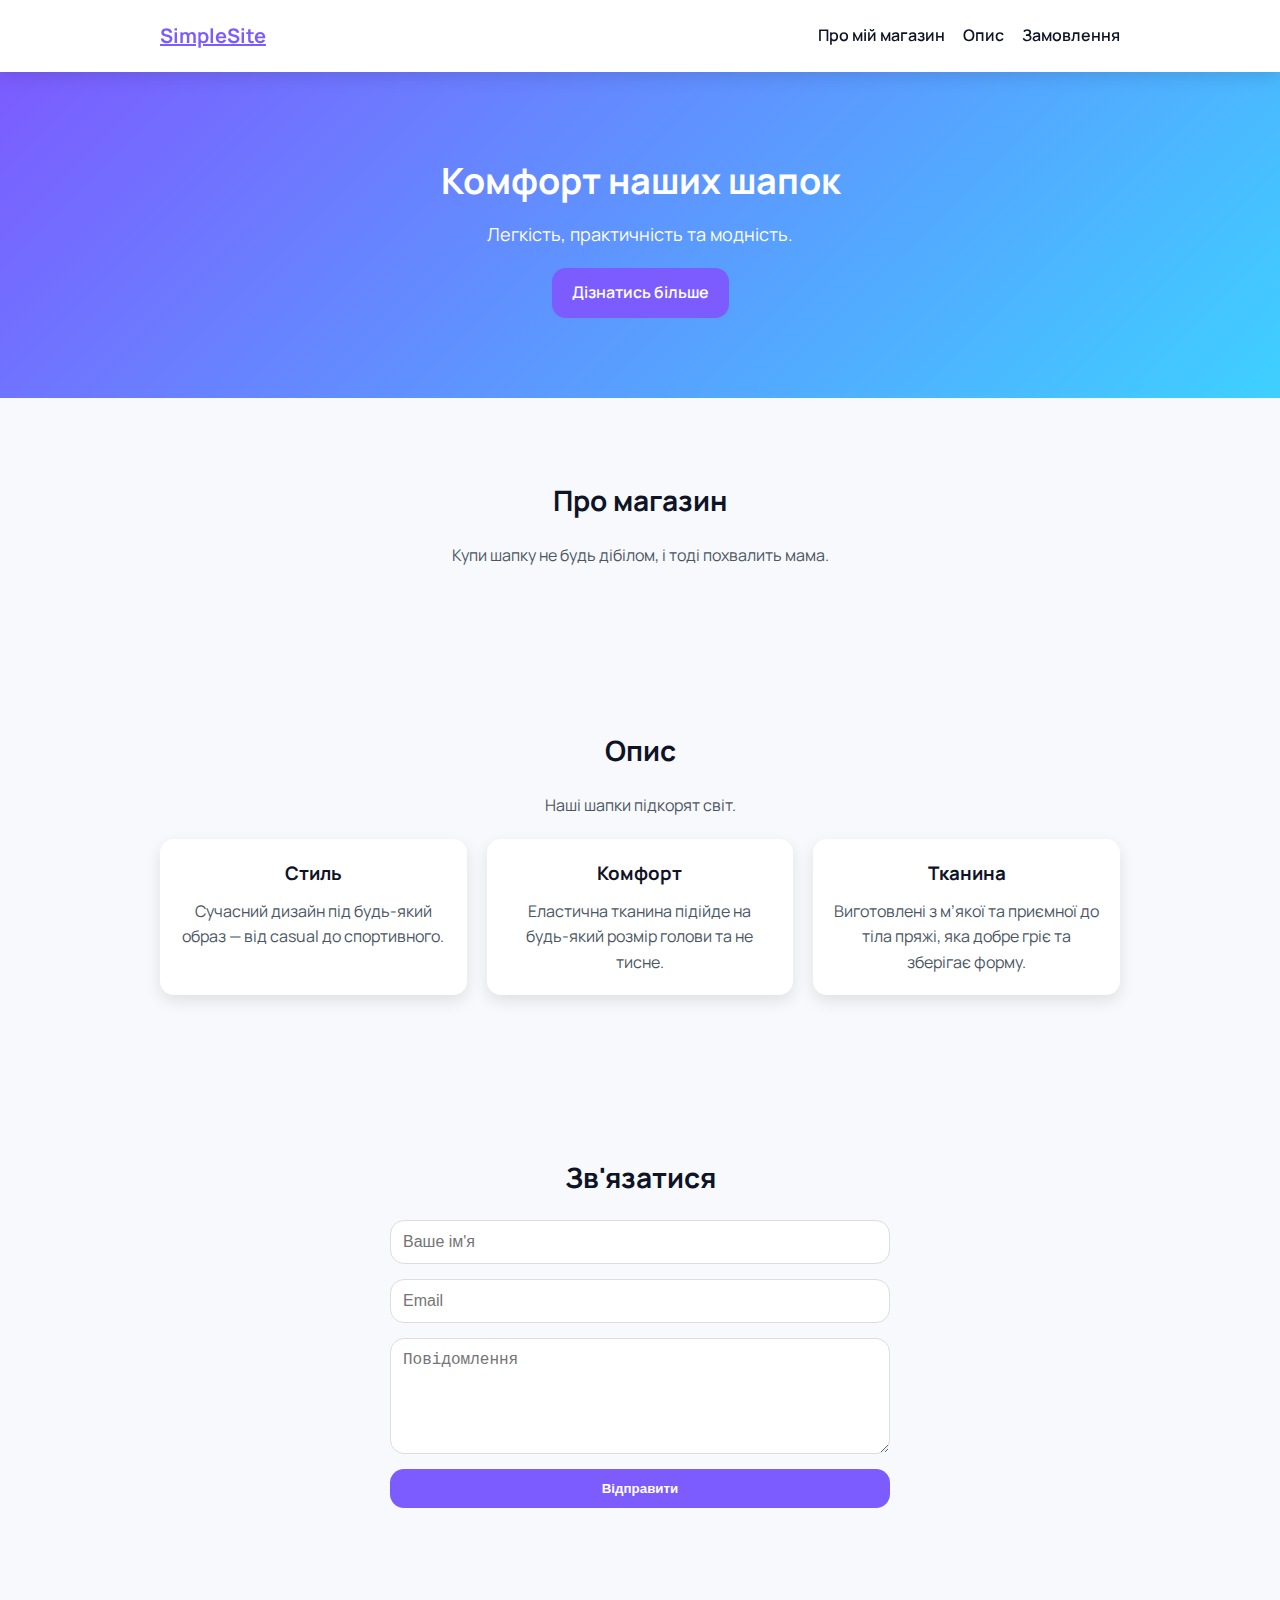
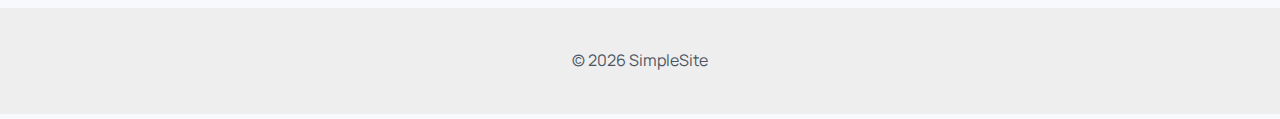
<file: index.html>
<!doctype html>
<html lang="uk">
<head>
  <meta charset="utf-8" />
  <meta name="viewport" content="width=device-width, initial-scale=1" />
  <title>SimpleSite — Шапки</title>
  <meta name="description" content="Купи Шапки" />
  <link href="https://fonts.googleapis.com/css2?family=Manrope:wght@400;700&display=swap" rel="stylesheet">
  <link rel="stylesheet" href="styles.css">
</head>
<body>

<nav class="nav">
  <div class="container nav-bar">
    <a class="logo" href="#home">SimpleSite</a>
    <div class="nav-links">
      <a href="#about">Про мій магазин</a>
      <a href="#features">Опис</a>
      <a href="#contact">Замовлення</a>
    </div>
  </div>
</nav>


<header id="home" class="hero">
  <div class="container">
    <h1>Комфорт наших шапок</h1>
    <p>Легкість, практичність та модність.</p>
    <a class="btn" href="#features">Дізнатись більше</a>
  </div>
</header>


<section id="about">
  <div class="container">
    <h2>Про магазин</h2>
    <p>Купи шапку не будь дібілом, і тоді похвалить мама.</p>
  </div>
</section>


<section id="features">
  <div class="container">
    <h2>Опис</h2>
    <p>Наші шапки підкорят світ.</p>
    <div class="grid-3" style="margin-top: 20px;">
      <article class="card">
        <h3>Стиль</h3>
        <p>Сучасний дизайн під будь-який образ — від casual до спортивного.</p>
      </article>
      <article class="card">
        <h3>Комфорт</h3>
        <p>Еластична тканина підійде на будь-який розмір голови та не тисне.</p>
      </article>
      <article class="card">
        <h3>Тканина</h3>
        <p>Виготовлені з м’якої та приємної до тіла пряжі, яка добре гріє та зберігає форму.</p>
      </article>
    </div>
  </div>
</section>


<section id="contact">
  <div class="container">
    <h2>Зв'язатися</h2>
    <form onsubmit="event.preventDefault(); alert('Дякуємо! Ми зв’яжемось з вами.');">
      <input type="text" name="name" placeholder="Ваше ім'я" required>
      <input type="email" name="email" placeholder="Email" required>
      <textarea name="message" rows="5" placeholder="Повідомлення"></textarea>
      <button class="btn" type="submit">Відправити</button>
    </form>
  </div>
</section>

<footer>
  <div class="container">
    <p>© <span id="y"></span> SimpleSite</p>
  </div>
</footer>

<script>

  document.getElementById('y').textContent = new Date().getFullYear();
</script>
</body>
</html>
</file>
<file: styles.css>
:root {
  --bg: #f7f9fc;
  --txt: #0e1326;
  --muted: #4b5563;
  --brand: #7c5cff;
  --radius: 14px;
  --shadow: 0 6px 16px rgba(0, 0, 0, 0.1);
  --max: 1000px;
}

* {
  box-sizing: border-box;
  margin: 0;
  padding: 0;
}

body {
  font-family: 'Manrope', sans-serif;
  background: var(--bg);
  color: var(--txt);
  line-height: 1.6;
}

.container {
  max-width: var(--max);
  margin: auto;
  padding: 20px;
}


.nav {
  background: white;
  box-shadow: var(--shadow);
  position: sticky;
  top: 0;
  z-index: 100;
}
.nav-bar {
  display: flex;
  justify-content: space-between;
  align-items: center;
}
.logo {
  font-size: 20px;
  font-weight: 700;
  color: var(--brand);
}
.nav-links a {
  margin-left: 15px;
  color: var(--txt);
  text-decoration: none;
  font-weight: 600;
}
.nav-links a:hover {
  color: var(--brand);
}


.hero {
  text-align: center;
  padding: 60px 20px;
  background: linear-gradient(135deg, var(--brand), #3ed0ff);
  color: white;
}
.hero h1 {
  font-size: 36px;
  margin-bottom: 10px;
}
.hero p {
  margin-bottom: 20px;
  font-size: 18px;
}


.btn {
  display: inline-block;
  padding: 12px 20px;
  background: var(--brand);
  color: white;
  border-radius: var(--radius);
  font-weight: 600;
  text-decoration: none;
  transition: 0.2s;
  border: none;
  cursor: pointer;
}
.btn:hover {
  background: #5a3fff;
}


section {
  padding: 60px 20px;
}
section h2 {
  text-align: center;
  margin-bottom: 20px;
  font-size: 28px;
}
section p {
  text-align: center;
  color: var(--muted);
}


.grid-3 {
  display: grid;
  grid-template-columns: repeat(3, 1fr);
  gap: 20px;
  margin-top: 30px;
}
.card {
  background: white;
  padding: 20px;
  border-radius: var(--radius);
  box-shadow: var(--shadow);
  text-align: center;
}
.card h3 {
  margin-bottom: 10px;
}


form {
  display: grid;
  gap: 15px;
  max-width: 500px;
  margin: auto;
}
input, textarea {
  padding: 12px;
  border-radius: var(--radius);
  border: 1px solid #ddd;
  outline: none;
  font-size: 16px;
}
input:focus, textarea:focus {
  border-color: var(--brand);
}


footer {
  text-align: center;
  padding: 20px;
  background: #eee;
  color: var(--muted);
  margin-top: 20px;
}


@media (max-width: 768px) {
  .grid-3 {
    grid-template-columns: 1fr;
  }
  .nav-bar {
    flex-direction: column;
    gap: 10px;
  }
}
</file>
